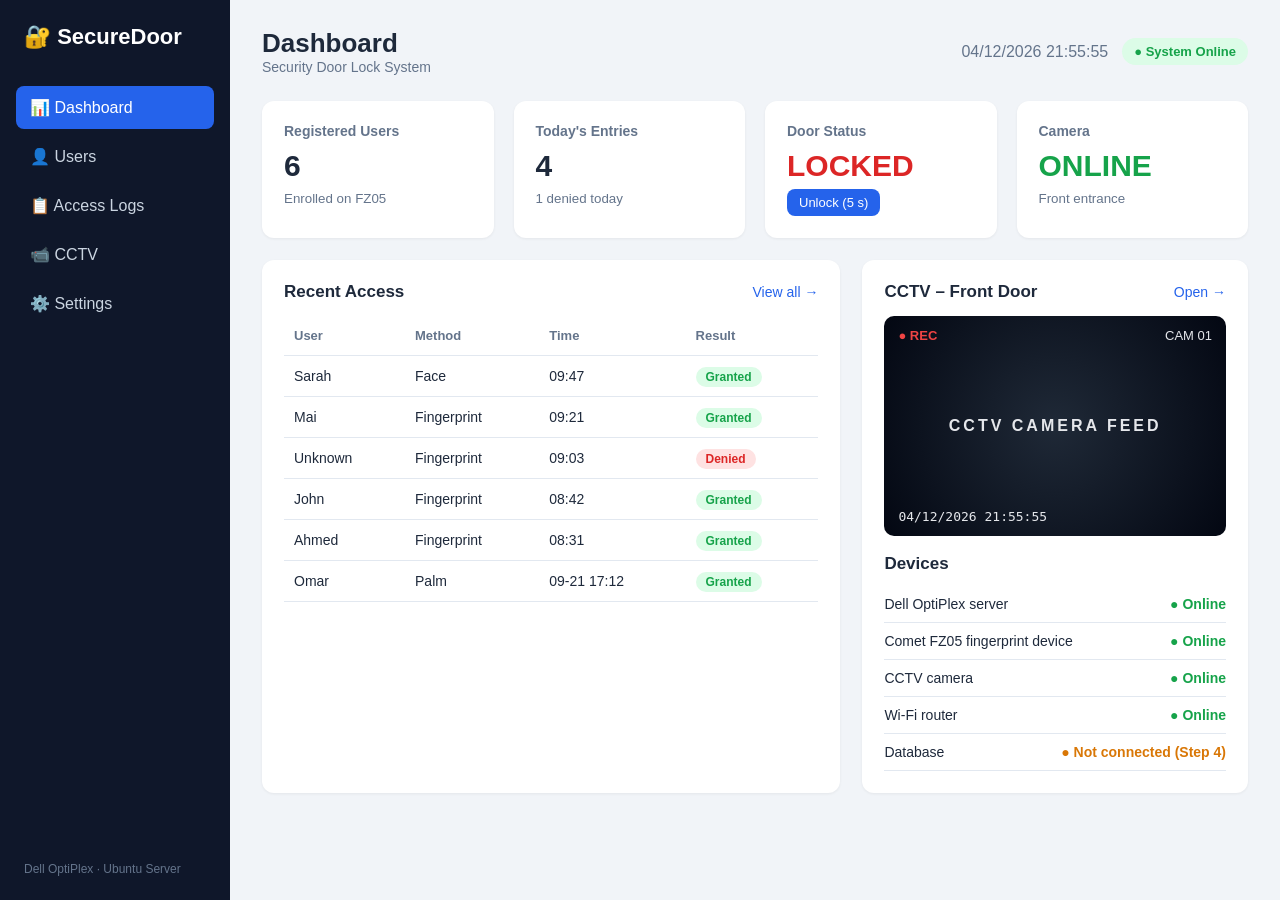
<file: index.html>
<!DOCTYPE html>
<html lang="en">
<head>
  <meta charset="UTF-8">
  <meta name="viewport" content="width=device-width, initial-scale=1.0">
  <title>Dashboard | Security Door Lock System</title>
  <link rel="stylesheet" href="css/style.css">
</head>
<body>
  <aside class="sidebar">
    <div class="brand">🔐 <span>SecureDoor</span></div>
    <nav>
      <a href="index.html" class="active">📊 Dashboard</a>
      <a href="users.html" >👤 Users</a>
      <a href="logs.html" >📋 Access Logs</a>
      <a href="camera.html" >📹 CCTV</a>
      <a href="settings.html" >⚙️ Settings</a>
    </nav>
    <div class="sidebar-foot">Dell OptiPlex · Ubuntu Server</div>
  </aside>

  <main class="main">
    <header class="topbar">
      <div>
        <h1>Dashboard</h1>
        <p class="subtitle">Security Door Lock System</p>
      </div>
      <div class="topbar-right">
        <span id="clock" class="clock"></span>
        <span class="status-pill ok">● System Online</span>
      </div>
    </header>

    <section class="cards">
      <div class="card"><h3>Registered Users</h3><p id="userCount">0</p><small>Enrolled on FZ05</small></div>
      <div class="card"><h3>Today&#39;s Entries</h3><p id="entryCount">0</p><small id="deniedCount">0 denied</small></div>
      <div class="card"><h3>Door Status</h3><p id="doorStatus" class="locked">LOCKED</p>
        <button id="doorBtn" class="btn small">Unlock (5 s)</button></div>
      <div class="card"><h3>Camera</h3><p id="cameraStatus" class="online">ONLINE</p><small>Front entrance</small></div>
    </section>

    <section class="grid-2">
      <div class="panel">
        <div class="panel-head"><h2>Recent Access</h2><a href="logs.html">View all →</a></div>
        <table>
          <thead><tr><th>User</th><th>Method</th><th>Time</th><th>Result</th></tr></thead>
          <tbody id="accessTable"></tbody>
        </table>
      </div>
      <div class="panel">
        <div class="panel-head"><h2>CCTV – Front Door</h2><a href="camera.html">Open →</a></div>
        <div class="camera-feed small-feed"><span class="rec">● REC</span><span class="cam-label">CAM 01</span><span class="cam-time"></span><div class="no-signal">CCTV CAMERA FEED</div></div>
        <h2 class="mt">Devices</h2>
        <ul id="deviceList" class="device-list"></ul>
      </div>
    </section>
  </main>

  <script src="js/data.js"></script>
  <script src="js/common.js"></script>
  <script src="js/dashboard.js"></script>
</body>
</html>
</file>
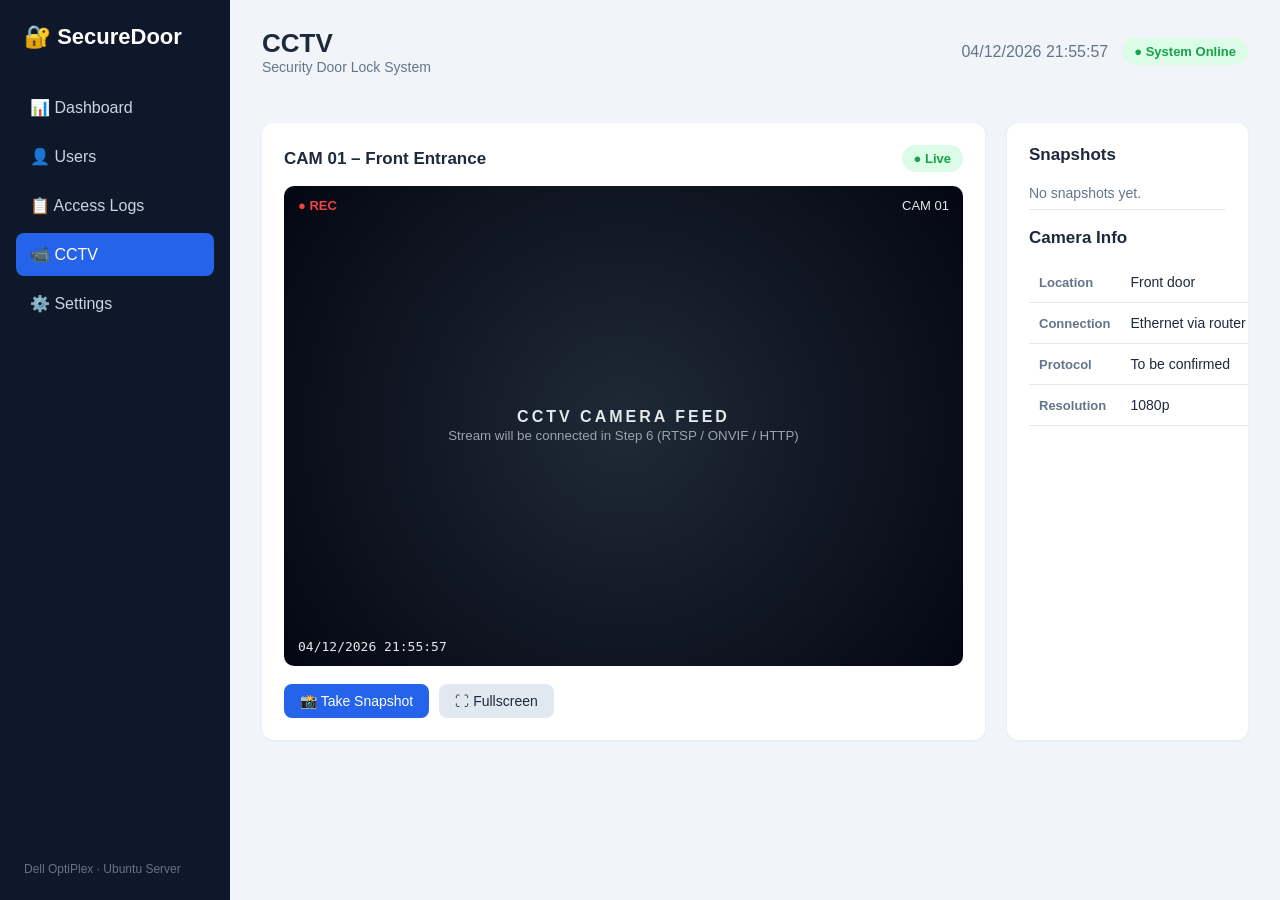
<file: camera.html>
<!DOCTYPE html>
<html lang="en">
<head>
  <meta charset="UTF-8">
  <meta name="viewport" content="width=device-width, initial-scale=1.0">
  <title>CCTV | Security Door Lock System</title>
  <link rel="stylesheet" href="css/style.css">
</head>
<body>
  <aside class="sidebar">
    <div class="brand">🔐 <span>SecureDoor</span></div>
    <nav>
      <a href="index.html" >📊 Dashboard</a>
      <a href="users.html" >👤 Users</a>
      <a href="logs.html" >📋 Access Logs</a>
      <a href="camera.html" class="active">📹 CCTV</a>
      <a href="settings.html" >⚙️ Settings</a>
    </nav>
    <div class="sidebar-foot">Dell OptiPlex · Ubuntu Server</div>
  </aside>

  <main class="main">
    <header class="topbar">
      <div>
        <h1>CCTV</h1>
        <p class="subtitle">Security Door Lock System</p>
      </div>
      <div class="topbar-right">
        <span id="clock" class="clock"></span>
        <span class="status-pill ok">● System Online</span>
      </div>
    </header>

    <section class="grid-cam">
      <div class="panel">
        <div class="panel-head"><h2>CAM 01 – Front Entrance</h2><span class="status-pill ok">● Live</span></div>
        <div class="camera-feed big-feed" id="mainFeed">
          <span class="rec">● REC</span><span class="cam-label">CAM 01</span><span class="cam-time"></span>
          <div class="no-signal">CCTV CAMERA FEED<br><small>Stream will be connected in Step 6 (RTSP / ONVIF / HTTP)</small></div>
        </div>
        <div class="toolbar mt">
          <button id="snapBtn" class="btn">📸 Take Snapshot</button>
          <button id="fullBtn" class="btn ghost">⛶ Fullscreen</button>
        </div>
      </div>
      <div class="panel">
        <h2>Snapshots</h2>
        <ul id="snapList" class="snap-list"><li class="muted">No snapshots yet.</li></ul>
        <h2 class="mt">Camera Info</h2>
        <table class="kv">
          <tr><th>Location</th><td>Front door</td></tr>
          <tr><th>Connection</th><td>Ethernet via router</td></tr>
          <tr><th>Protocol</th><td>To be confirmed</td></tr>
          <tr><th>Resolution</th><td>1080p</td></tr>
        </table>
      </div>
    </section>
  </main>

  <script src="js/data.js"></script>
  <script src="js/common.js"></script>
  <script src="js/camera.js"></script>
</body>
</html>
</file>
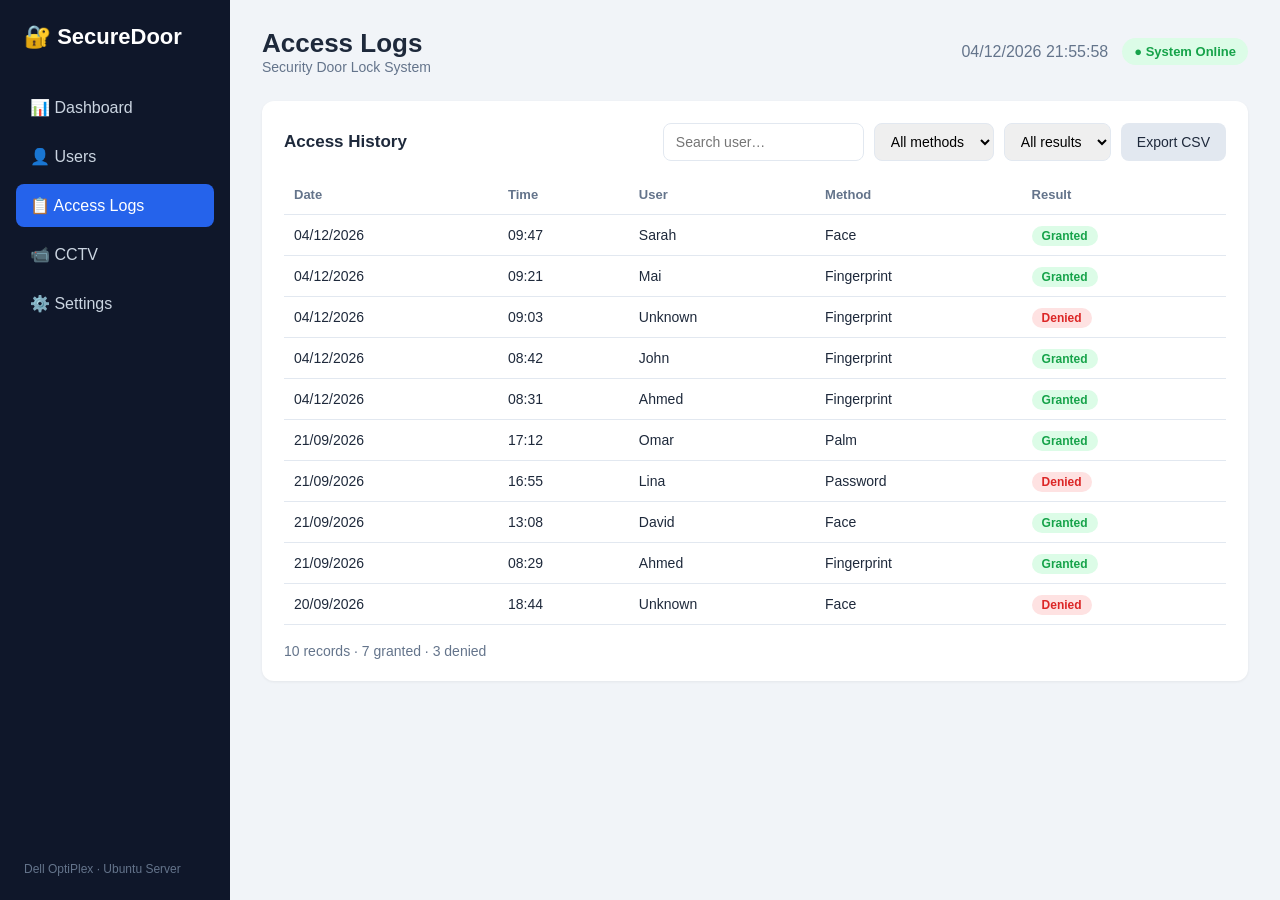
<file: logs.html>
<!DOCTYPE html>
<html lang="en">
<head>
  <meta charset="UTF-8">
  <meta name="viewport" content="width=device-width, initial-scale=1.0">
  <title>Access Logs | Security Door Lock System</title>
  <link rel="stylesheet" href="css/style.css">
</head>
<body>
  <aside class="sidebar">
    <div class="brand">🔐 <span>SecureDoor</span></div>
    <nav>
      <a href="index.html" >📊 Dashboard</a>
      <a href="users.html" >👤 Users</a>
      <a href="logs.html" class="active">📋 Access Logs</a>
      <a href="camera.html" >📹 CCTV</a>
      <a href="settings.html" >⚙️ Settings</a>
    </nav>
    <div class="sidebar-foot">Dell OptiPlex · Ubuntu Server</div>
  </aside>

  <main class="main">
    <header class="topbar">
      <div>
        <h1>Access Logs</h1>
        <p class="subtitle">Security Door Lock System</p>
      </div>
      <div class="topbar-right">
        <span id="clock" class="clock"></span>
        <span class="status-pill ok">● System Online</span>
      </div>
    </header>

    <section class="panel">
      <div class="panel-head">
        <h2>Access History</h2>
        <div class="toolbar">
          <input id="logSearch" type="search" placeholder="Search user…">
          <select id="methodFilter"><option value="">All methods</option><option>Fingerprint</option><option>Face</option><option>Palm</option><option>Password</option></select>
          <select id="resultFilter"><option value="">All results</option><option>Granted</option><option>Denied</option></select>
          <button id="exportBtn" class="btn ghost">Export CSV</button>
        </div>
      </div>
      <table>
        <thead><tr><th>Date</th><th>Time</th><th>User</th><th>Method</th><th>Result</th></tr></thead>
        <tbody id="logTable"></tbody>
      </table>
      <p id="logSummary" class="muted mt"></p>
    </section>
  </main>

  <script src="js/data.js"></script>
  <script src="js/common.js"></script>
  <script src="js/logs.js"></script>
</body>
</html>
</file>
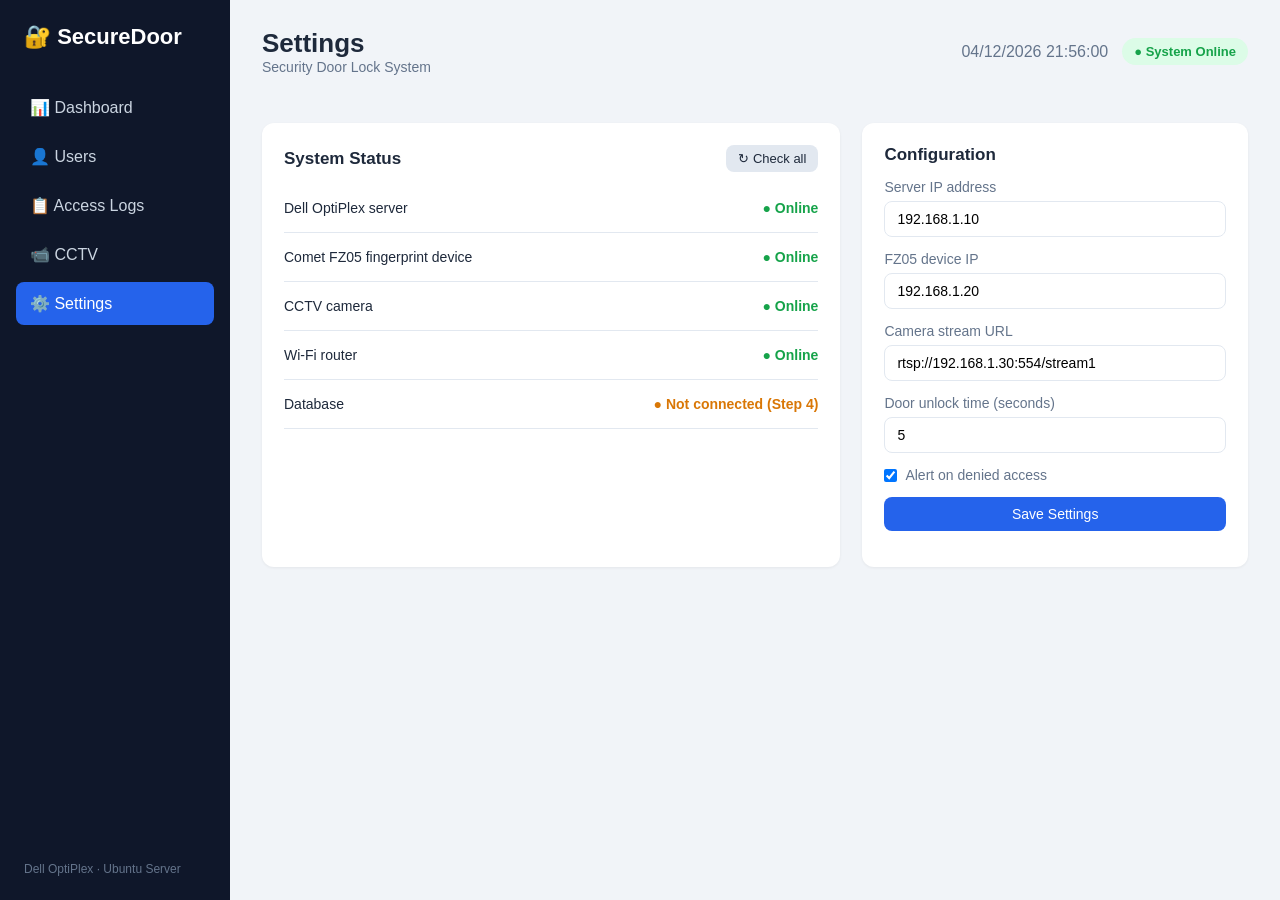
<file: settings.html>
<!DOCTYPE html>
<html lang="en">
<head>
  <meta charset="UTF-8">
  <meta name="viewport" content="width=device-width, initial-scale=1.0">
  <title>Settings | Security Door Lock System</title>
  <link rel="stylesheet" href="css/style.css">
</head>
<body>
  <aside class="sidebar">
    <div class="brand">🔐 <span>SecureDoor</span></div>
    <nav>
      <a href="index.html" >📊 Dashboard</a>
      <a href="users.html" >👤 Users</a>
      <a href="logs.html" >📋 Access Logs</a>
      <a href="camera.html" >📹 CCTV</a>
      <a href="settings.html" class="active">⚙️ Settings</a>
    </nav>
    <div class="sidebar-foot">Dell OptiPlex · Ubuntu Server</div>
  </aside>

  <main class="main">
    <header class="topbar">
      <div>
        <h1>Settings</h1>
        <p class="subtitle">Security Door Lock System</p>
      </div>
      <div class="topbar-right">
        <span id="clock" class="clock"></span>
        <span class="status-pill ok">● System Online</span>
      </div>
    </header>

    <section class="grid-2">
      <div class="panel">
        <div class="panel-head"><h2>System Status</h2><button id="refreshBtn" class="btn ghost small">↻ Check all</button></div>
        <ul id="statusList" class="device-list big"></ul>
      </div>
      <div class="panel">
        <h2>Configuration</h2>
        <form id="settingsForm" class="settings-form">
          <label>Server IP address <input name="serverIp"></label>
          <label>FZ05 device IP <input name="deviceIp"></label>
          <label>Camera stream URL <input name="cameraUrl"></label>
          <label>Door unlock time (seconds) <input name="unlockTime" type="number" min="1" max="30"></label>
          <label class="check"><input name="alertDenied" type="checkbox"> Alert on denied access</label>
          <button class="btn" type="submit">Save Settings</button>
          <span id="saveMsg" class="muted"></span>
        </form>
      </div>
    </section>
  </main>

  <script src="js/data.js"></script>
  <script src="js/common.js"></script>
  <script src="js/settings.js"></script>
</body>
</html>
</file>
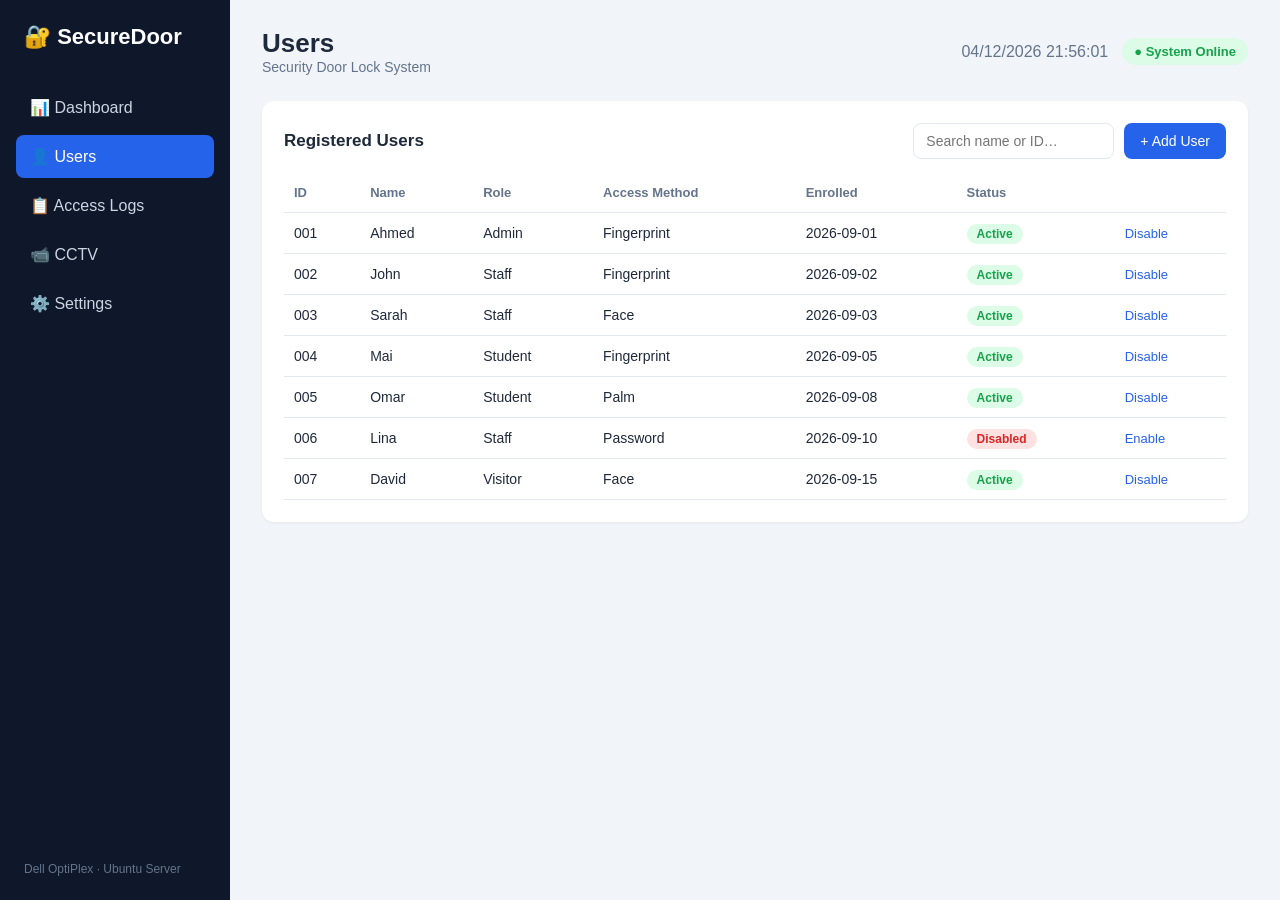
<file: users.html>
<!DOCTYPE html>
<html lang="en">
<head>
  <meta charset="UTF-8">
  <meta name="viewport" content="width=device-width, initial-scale=1.0">
  <title>Users | Security Door Lock System</title>
  <link rel="stylesheet" href="css/style.css">
</head>
<body>
  <aside class="sidebar">
    <div class="brand">🔐 <span>SecureDoor</span></div>
    <nav>
      <a href="index.html" >📊 Dashboard</a>
      <a href="users.html" class="active">👤 Users</a>
      <a href="logs.html" >📋 Access Logs</a>
      <a href="camera.html" >📹 CCTV</a>
      <a href="settings.html" >⚙️ Settings</a>
    </nav>
    <div class="sidebar-foot">Dell OptiPlex · Ubuntu Server</div>
  </aside>

  <main class="main">
    <header class="topbar">
      <div>
        <h1>Users</h1>
        <p class="subtitle">Security Door Lock System</p>
      </div>
      <div class="topbar-right">
        <span id="clock" class="clock"></span>
        <span class="status-pill ok">● System Online</span>
      </div>
    </header>

    <section class="panel">
      <div class="panel-head">
        <h2>Registered Users</h2>
        <div class="toolbar">
          <input id="userSearch" type="search" placeholder="Search name or ID…">
          <button id="addUserBtn" class="btn">+ Add User</button>
        </div>
      </div>
      <table>
        <thead><tr><th>ID</th><th>Name</th><th>Role</th><th>Access Method</th><th>Enrolled</th><th>Status</th><th></th></tr></thead>
        <tbody id="userTable"></tbody>
      </table>
    </section>

    <dialog id="userDialog">
      <form id="userForm" method="dialog">
        <h2>Add User</h2>
        <label>Name <input name="name" required></label>
        <label>Role
          <select name="role"><option>Staff</option><option>Student</option><option>Admin</option><option>Visitor</option></select>
        </label>
        <label>Access Method
          <select name="method"><option>Fingerprint</option><option>Face</option><option>Palm</option><option>Password</option></select>
        </label>
        <div class="dialog-actions">
          <button type="button" class="btn ghost" id="cancelUser">Cancel</button>
          <button type="submit" class="btn">Save</button>
        </div>
      </form>
    </dialog>
  </main>

  <script src="js/data.js"></script>
  <script src="js/common.js"></script>
  <script src="js/users.js"></script>
</body>
</html>
</file>
<file: css/style.css>
:root {
  --bg: #f1f4f8; --panel: #fff; --text: #1e293b; --muted: #64748b;
  --side: #0f172a; --side-hover: #1e293b; --accent: #2563eb;
  --ok: #16a34a; --bad: #dc2626; --warn: #d97706; --border: #e2e8f0;
}
* { box-sizing: border-box; margin: 0; padding: 0; }
body { font-family: "Segoe UI", Arial, sans-serif; background: var(--bg); color: var(--text); }

/* Sidebar */
.sidebar { position: fixed; inset: 0 auto 0 0; width: 230px; background: var(--side);
  padding: 24px 16px; display: flex; flex-direction: column; }
.brand { color: #fff; font-size: 22px; font-weight: 700; margin: 0 8px 36px; }
.sidebar nav a { display: block; color: #cbd5e1; text-decoration: none; padding: 12px 14px;
  border-radius: 8px; margin-bottom: 6px; }
.sidebar nav a:hover { background: var(--side-hover); color: #fff; }
.sidebar nav a.active { background: var(--accent); color: #fff; }
.sidebar-foot { margin-top: auto; color: #64748b; font-size: 12px; padding: 0 8px; }

/* Main */
.main { margin-left: 230px; padding: 28px 32px; }
.topbar { display: flex; justify-content: space-between; align-items: center; margin-bottom: 26px; }
.topbar h1 { font-size: 26px; }
.subtitle, .muted { color: var(--muted); font-size: 14px; }
.topbar-right { display: flex; gap: 14px; align-items: center; }
.clock { font-variant-numeric: tabular-nums; color: var(--muted); }
.status-pill { padding: 6px 12px; border-radius: 999px; font-size: 13px; font-weight: 600; }
.status-pill.ok { background: #dcfce7; color: var(--ok); }
.status-pill.bad { background: #fee2e2; color: var(--bad); }

/* Cards */
.cards { display: grid; grid-template-columns: repeat(4, 1fr); gap: 20px; }
.card { background: var(--panel); padding: 22px; border-radius: 12px; box-shadow: 0 1px 3px rgba(0,0,0,.06); }
.card h3 { font-size: 14px; color: var(--muted); font-weight: 600; }
.card p { font-size: 30px; font-weight: 700; margin: 10px 0 6px; }
.card small { color: var(--muted); }
.locked { color: var(--bad); } .unlocked { color: var(--ok); } .online { color: var(--ok); }

/* Panels / layout */
.panel { background: var(--panel); padding: 22px; border-radius: 12px; margin-top: 22px;
  box-shadow: 0 1px 3px rgba(0,0,0,.06); overflow-x: auto; }
.panel h2 { font-size: 17px; }
.panel-head { display: flex; justify-content: space-between; align-items: center; gap: 12px; flex-wrap: wrap; }
.panel-head a { color: var(--accent); text-decoration: none; font-size: 14px; }
.grid-2 { display: grid; grid-template-columns: 3fr 2fr; gap: 22px; }
.grid-cam { display: grid; grid-template-columns: 3fr 1fr; gap: 22px; }
.mt { margin-top: 18px; }

/* Tables */
table { width: 100%; border-collapse: collapse; margin-top: 14px; font-size: 14px; }
th, td { padding: 12px 10px; border-bottom: 1px solid var(--border); text-align: left; white-space: nowrap; }
th { color: var(--muted); font-weight: 600; font-size: 13px; }
tbody tr:hover { background: #f8fafc; }
table.kv th { width: 40%; }
.badge { padding: 3px 10px; border-radius: 999px; font-size: 12px; font-weight: 600; }
.badge.granted, .badge.active { background: #dcfce7; color: var(--ok); }
.badge.denied, .badge.disabled { background: #fee2e2; color: var(--bad); }

/* Controls */
.toolbar { display: flex; gap: 10px; flex-wrap: wrap; }
input, select { padding: 9px 12px; border: 1px solid var(--border); border-radius: 8px; font: inherit; font-size: 14px; }
.btn { background: var(--accent); color: #fff; border: 0; padding: 9px 16px; border-radius: 8px;
  cursor: pointer; font: inherit; font-size: 14px; }
.btn:hover { filter: brightness(1.1); }
.btn.ghost { background: #e2e8f0; color: var(--text); }
.btn.small { padding: 6px 12px; font-size: 13px; }
.btn.danger { background: var(--bad); }
.link-btn { background: none; border: 0; color: var(--accent); cursor: pointer; font: inherit; font-size: 13px; }

/* Camera */
.camera-feed { position: relative; background: radial-gradient(circle at center, #1f2937, #030712);
  color: #e5e7eb; border-radius: 10px; margin-top: 14px; display: flex; align-items: center;
  justify-content: center; text-align: center; overflow: hidden; }
.small-feed { height: 220px; } .big-feed { height: 480px; }
.no-signal { letter-spacing: 3px; font-weight: 600; } .no-signal small { letter-spacing: 0; color: #9ca3af; font-weight: 400; }
.rec { position: absolute; top: 12px; left: 14px; color: #ef4444; font-size: 13px; font-weight: 700; animation: blink 1.2s infinite; }
.cam-label { position: absolute; top: 12px; right: 14px; font-size: 13px; }
.cam-time { position: absolute; bottom: 12px; left: 14px; font-size: 13px; font-family: monospace; }
@keyframes blink { 50% { opacity: .2; } }
.flash { animation: flash .3s; } @keyframes flash { from { background: #fff; } }
.snap-list { list-style: none; margin-top: 12px; font-size: 14px; max-height: 220px; overflow-y: auto; }
.snap-list li { padding: 8px 0; border-bottom: 1px solid var(--border); }

/* Device list */
.device-list { list-style: none; margin-top: 12px; }
.device-list li { display: flex; justify-content: space-between; align-items: center; padding: 10px 0;
  border-bottom: 1px solid var(--border); font-size: 14px; }
.device-list.big li { padding: 16px 0; }
.dot { font-weight: 600; } .dot.ok { color: var(--ok); } .dot.bad { color: var(--bad); } .dot.warn { color: var(--warn); }

/* Forms / dialog */
.settings-form, #userForm { display: grid; gap: 14px; margin-top: 14px; }
.settings-form label, #userForm label { display: grid; gap: 6px; font-size: 14px; color: var(--muted); }
.settings-form label.check { display: flex; align-items: center; gap: 8px; }
dialog { border: 0; border-radius: 12px; padding: 24px; width: 360px; margin: auto; box-shadow: 0 20px 50px rgba(0,0,0,.25); }
dialog::backdrop { background: rgba(15,23,42,.5); }
.dialog-actions { display: flex; justify-content: flex-end; gap: 10px; }

/* Responsive */
@media (max-width: 1000px) {
  .cards { grid-template-columns: repeat(2, 1fr); }
  .grid-2, .grid-cam { grid-template-columns: 1fr; }
}
@media (max-width: 700px) {
  .sidebar { position: static; width: 100%; padding: 14px; }
  .sidebar nav { display: flex; flex-wrap: wrap; gap: 4px; }
  .brand { margin-bottom: 12px; } .sidebar-foot { display: none; }
  .main { margin-left: 0; padding: 16px; }
  .cards { grid-template-columns: 1fr; }
  .topbar { flex-direction: column; align-items: flex-start; gap: 10px; }
}
</file>
